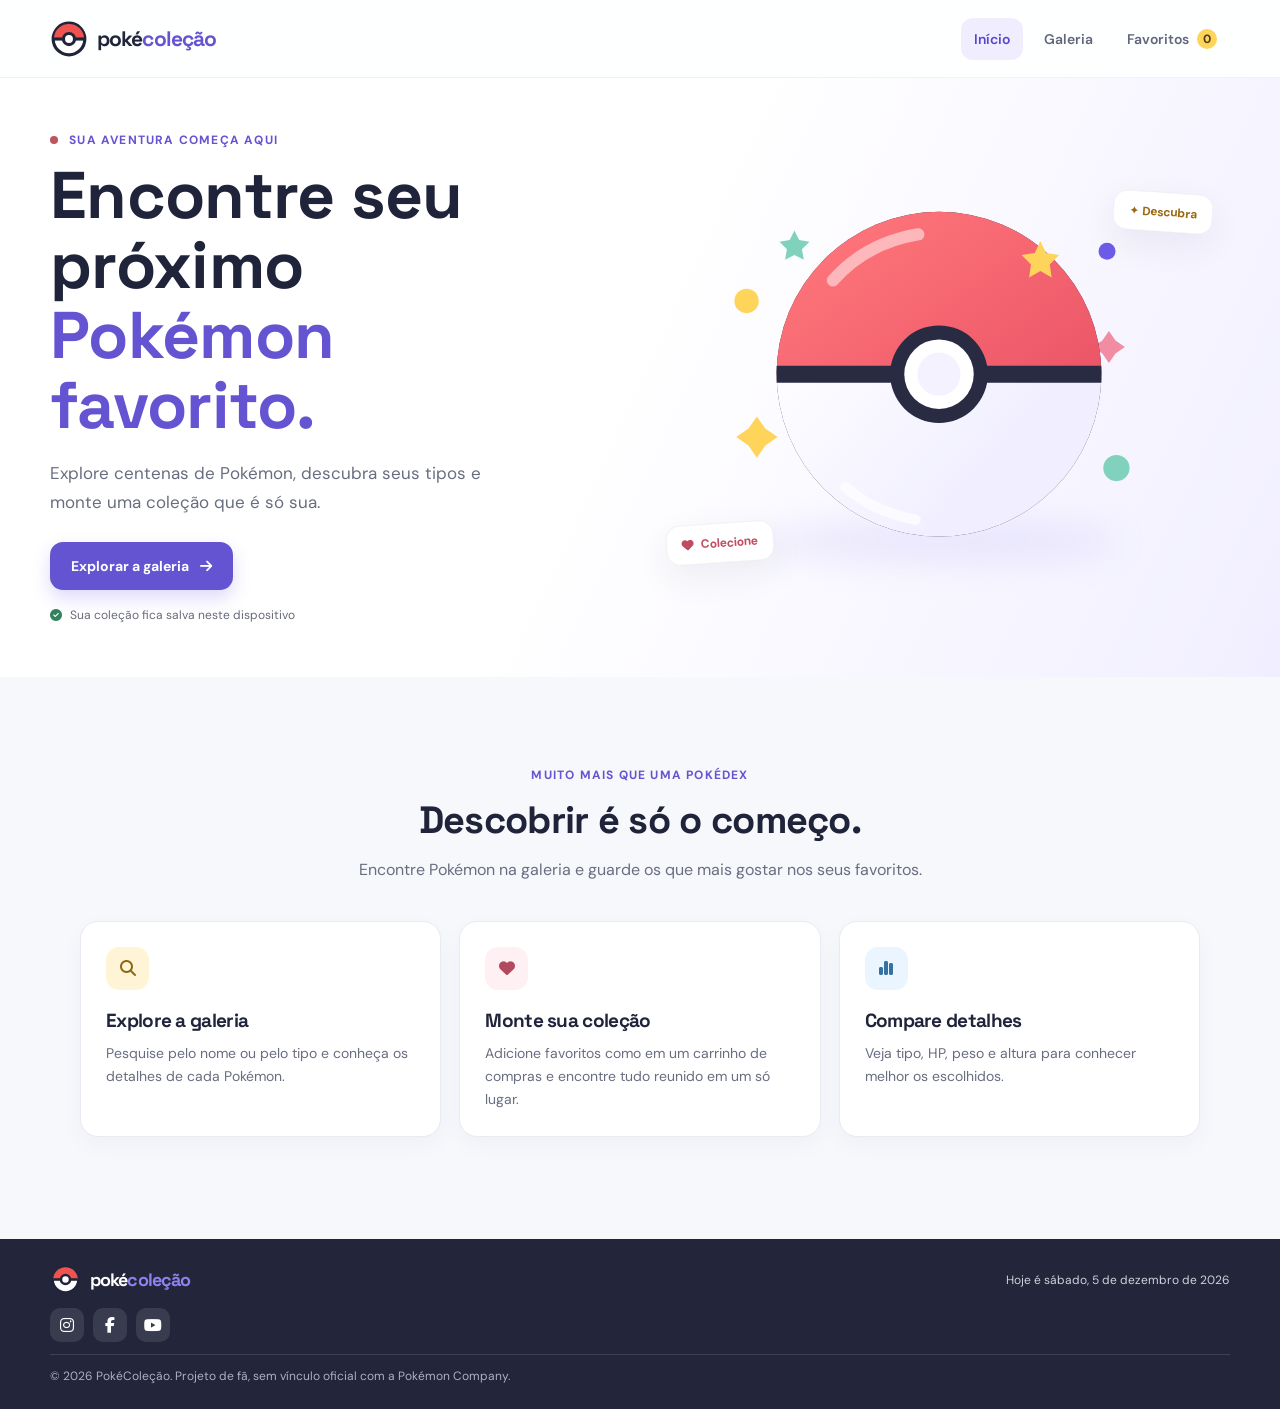
<file: index.html>
<!doctype html>
<html lang="pt-BR">
<head>
  <meta charset="utf-8">
  <meta name="viewport" content="width=device-width, initial-scale=1">
  <meta name="theme-color" content="#f7f8fc">
  <meta name="description" content="Explore a Pokédex, descubra Pokémon e monte sua coleção de favoritos.">
  <title>PokéColeção — Descubra seu próximo favorito</title>
  <link rel="preconnect" href="https://fonts.googleapis.com">
  <link rel="preconnect" href="https://fonts.gstatic.com" crossorigin>
  <link href="https://fonts.googleapis.com/css2?family=DM+Sans:wght@400;500;600;700&family=Space+Grotesk:wght@500;600;700&display=swap" rel="stylesheet">
  <link rel="stylesheet" href="https://cdnjs.cloudflare.com/ajax/libs/font-awesome/6.5.2/css/all.min.css">
  <link rel="stylesheet" href="css/styles.css">
  <script src="js/app.js" defer></script>
</head>
<body data-page="index">
  <!-- Requisito 1: cabeçalho compartilhado, logo SVG e navegação com página atual destacada por JS. -->
  <header class="site-header">
    <div class="header-inner">
      <a class="brand" href="index.html" aria-label="PokéColeção, página inicial">
        <svg class="brand-mark" viewBox="0 0 48 48" role="img" aria-label="Pokébola">
          <circle cx="24" cy="24" r="20" fill="#fff" stroke="currentColor" stroke-width="4"/>
          <path d="M5 24h38a19 19 0 0 0-38 0Z" fill="#ef5350"/>
          <path d="M5 24h38" stroke="currentColor" stroke-width="4"/>
          <circle cx="24" cy="24" r="7" fill="#fff" stroke="currentColor" stroke-width="4"/>
        </svg>
        <span>poké<span class="brand-accent">coleção</span></span>
      </a>
      <nav class="main-nav" aria-label="Navegação principal">
        <a href="index.html">Início</a>
        <a href="galeria.html">Galeria</a>
        <a class="favorites-nav" href="favoritos.html">Favoritos <span class="favorite-count" aria-label="0 Pokémon favoritos">0</span></a>
      </nav>
    </div>
  </header>

  <main>
    <!-- Requisito 2: hero com imagem local, texto descritivo e CTA para a galeria. -->
    <section class="hero">
      <div class="hero-inner">
        <div class="hero-copy">
          <p class="eyebrow"><span class="eyebrow-dot"></span> Sua aventura começa aqui</p>
          <h1>Encontre seu próximo <span>Pokémon favorito.</span></h1>
          <p class="hero-description">Explore centenas de Pokémon, descubra seus tipos e monte uma coleção que é só sua.</p>
          <a class="button button-primary" href="galeria.html">Explorar a galeria <i class="fa-solid fa-arrow-right" aria-hidden="true"></i></a>
          <p class="hero-note"><i class="fa-solid fa-circle-check" aria-hidden="true"></i> Sua coleção fica salva neste dispositivo</p>
        </div>
        <div class="hero-art">
          <img src="assets/hero-pokemon.svg" width="620" height="520" fetchpriority="high" decoding="async" alt="Ilustração de uma Pokébola cercada por formas coloridas">
          <span class="hero-sticker sticker-top">✦ Descubra</span>
          <span class="hero-sticker sticker-bottom"><i class="fa-solid fa-heart" aria-hidden="true"></i> Colecione</span>
        </div>
      </div>
    </section>

    <!-- Requisito 2: segunda seção explica a galeria e a coleção no estilo carrinho. -->
    <section class="intro-section content-wrap">
      <div class="section-heading">
        <p class="eyebrow">Muito mais que uma Pokédex</p>
        <h2>Descobrir é só o começo.</h2>
        <p>Encontre Pokémon na galeria e guarde os que mais gostar nos seus favoritos.</p>
      </div>
      <div class="feature-grid">
        <article class="feature-card">
          <span class="feature-icon icon-yellow"><i class="fa-solid fa-magnifying-glass" aria-hidden="true"></i></span>
          <h3>Explore a galeria</h3>
          <p>Pesquise pelo nome ou pelo tipo e conheça os detalhes de cada Pokémon.</p>
        </article>
        <article class="feature-card">
          <span class="feature-icon icon-pink"><i class="fa-solid fa-heart" aria-hidden="true"></i></span>
          <h3>Monte sua coleção</h3>
          <p>Adicione favoritos como em um carrinho de compras e encontre tudo reunido em um só lugar.</p>
        </article>
        <article class="feature-card">
          <span class="feature-icon icon-blue"><i class="fa-solid fa-chart-simple" aria-hidden="true"></i></span>
          <h3>Compare detalhes</h3>
          <p>Veja tipo, HP, peso e altura para conhecer melhor os escolhidos.</p>
        </article>
      </div>
    </section>
  </main>

  <!-- Requisito 1: footer compartilhado, redes sociais em Font Awesome e data dinâmica por JS. -->
  <footer class="site-footer">
    <div class="footer-inner">
      <a class="brand footer-brand" href="index.html" aria-label="PokéColeção, página inicial">
        <svg class="brand-mark" viewBox="0 0 48 48" aria-hidden="true">
          <circle cx="24" cy="24" r="20" fill="#fff" stroke="currentColor" stroke-width="4"/>
          <path d="M5 24h38a19 19 0 0 0-38 0Z" fill="#ef5350"/><path d="M5 24h38" stroke="currentColor" stroke-width="4"/>
          <circle cx="24" cy="24" r="7" fill="#fff" stroke="currentColor" stroke-width="4"/>
        </svg><span>poké<span class="brand-accent">coleção</span></span>
      </a>
      <p class="footer-date">Hoje é <time id="current-date"></time></p>
      <div class="social-links" aria-label="Redes sociais">
        <a href="https://www.instagram.com/pokemon/" aria-label="Pokémon no Instagram"><i class="fa-brands fa-instagram" aria-hidden="true"></i></a>
        <a href="https://www.facebook.com/Pokemon/" aria-label="Pokémon no Facebook"><i class="fa-brands fa-facebook-f" aria-hidden="true"></i></a>
        <a href="https://www.youtube.com/user/Pokemon" aria-label="Pokémon no YouTube"><i class="fa-brands fa-youtube" aria-hidden="true"></i></a>
      </div>
      <p class="copyright">© <span class="current-year"></span> PokéColeção. Projeto de fã, sem vínculo oficial com a Pokémon Company.</p>
    </div>
  </footer>
</body>
</html>
</file>
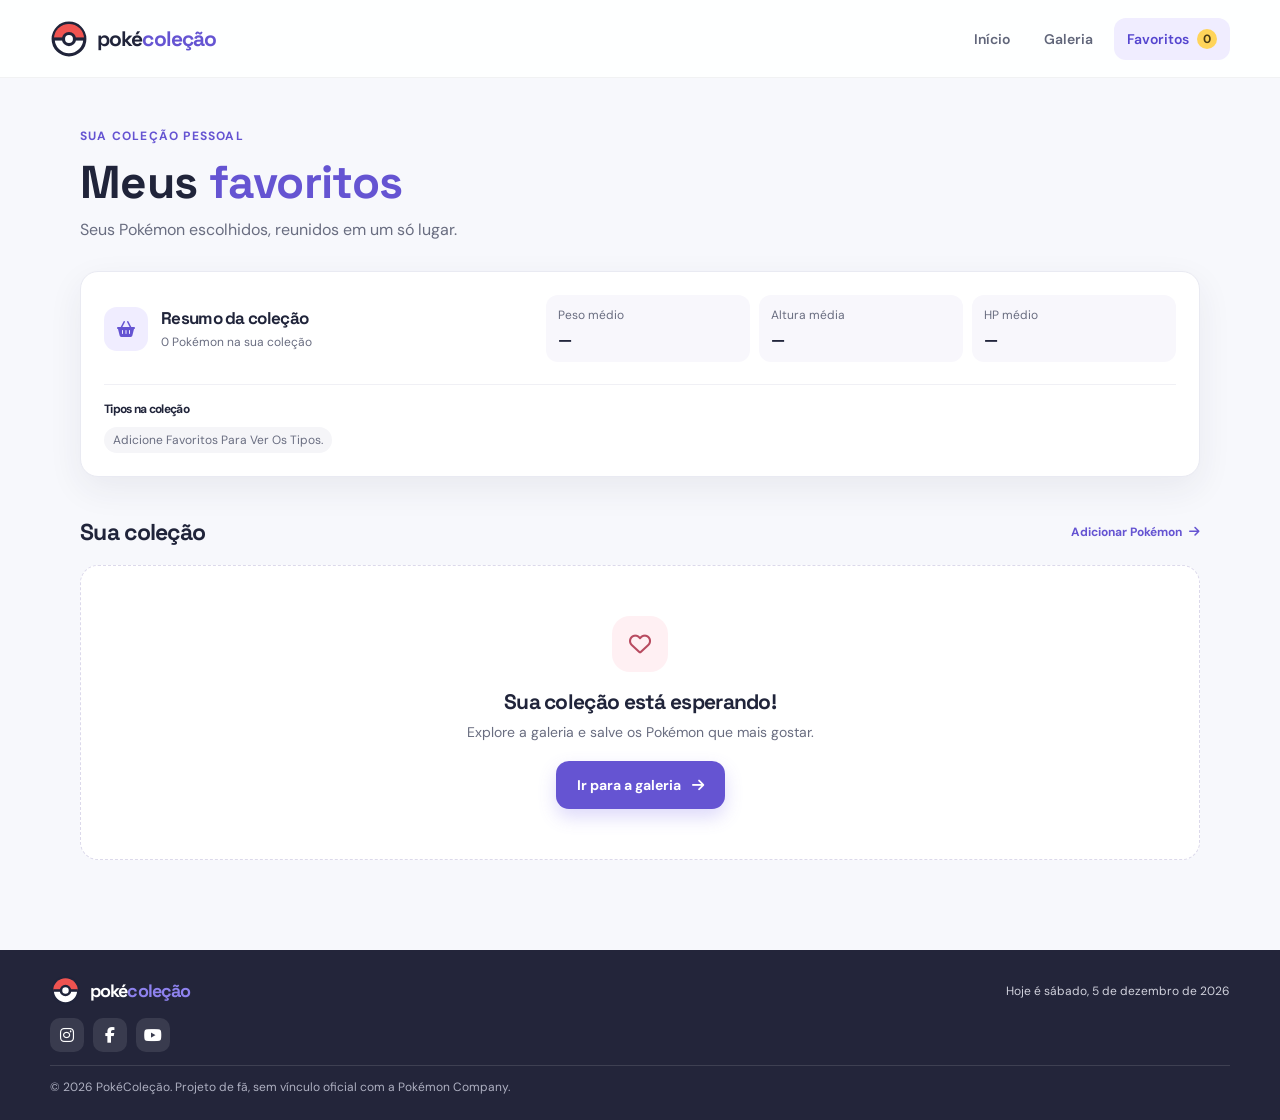
<file: favoritos.html>
<!doctype html>
<html lang="pt-BR">
<head>
  <meta charset="utf-8">
  <meta name="viewport" content="width=device-width, initial-scale=1">
  <meta name="theme-color" content="#f7f8fc">
  <meta name="description" content="Veja sua coleção de Pokémon favoritos e compare os atributos.">
  <title>Favoritos — PokéColeção</title>
  <link rel="preconnect" href="https://fonts.googleapis.com">
  <link rel="preconnect" href="https://fonts.gstatic.com" crossorigin>
  <link href="https://fonts.googleapis.com/css2?family=DM+Sans:wght@400;500;600;700&family=Space+Grotesk:wght@500;600;700&display=swap" rel="stylesheet">
  <link rel="stylesheet" href="https://cdnjs.cloudflare.com/ajax/libs/font-awesome/6.5.2/css/all.min.css">
  <link rel="stylesheet" href="css/styles.css">
  <script src="js/app.js" defer></script>
</head>
<body data-page="favorites">
  <!-- Requisito 1: cabeçalho idêntico às outras páginas e contador persistente no link de favoritos. -->
  <header class="site-header">
    <div class="header-inner">
      <a class="brand" href="index.html" aria-label="PokéColeção, página inicial">
        <svg class="brand-mark" viewBox="0 0 48 48" role="img" aria-label="Pokébola"><circle cx="24" cy="24" r="20" fill="#fff" stroke="currentColor" stroke-width="4"/><path d="M5 24h38a19 19 0 0 0-38 0Z" fill="#ef5350"/><path d="M5 24h38" stroke="currentColor" stroke-width="4"/><circle cx="24" cy="24" r="7" fill="#fff" stroke="currentColor" stroke-width="4"/></svg>
        <span>poké<span class="brand-accent">coleção</span></span>
      </a>
      <nav class="main-nav" aria-label="Navegação principal">
        <a href="index.html">Início</a><a href="galeria.html">Galeria</a><a class="favorites-nav" href="favoritos.html">Favoritos <span class="favorite-count" aria-label="0 Pokémon favoritos">0</span></a>
      </nav>
    </div>
  </header>

  <main class="content-wrap page-main">
    <section class="page-heading">
      <p class="eyebrow">Sua coleção pessoal</p>
      <h1>Meus <span>favoritos</span></h1>
      <p>Seus Pokémon escolhidos, reunidos em um só lugar.</p>
    </section>

    <!-- Requisito 5: resumo estilo carrinho com médias de peso, altura e HP e lista de tipos. -->
    <section class="collection-summary" aria-labelledby="summary-title">
      <div class="summary-title"><span class="summary-icon"><i class="fa-solid fa-basket-shopping" aria-hidden="true"></i></span><div><h2 id="summary-title">Resumo da coleção</h2><p id="summary-count">0 Pokémon na sua coleção</p></div></div>
      <div class="summary-stats">
        <div class="summary-stat"><span>Peso médio</span><strong id="average-weight">—</strong></div>
        <div class="summary-stat"><span>Altura média</span><strong id="average-height">—</strong></div>
        <div class="summary-stat"><span>HP médio</span><strong id="average-hp">—</strong></div>
      </div>
      <div class="summary-types"><h3>Tipos na coleção</h3><ul id="collection-types" aria-label="Tipos dos Pokémon favoritos"><li class="muted">Adicione favoritos para ver os tipos.</li></ul></div>
    </section>

    <!-- Requisito 5: coleção persistente em localStorage, cards em colunas e botão de remoção. -->
    <section class="results-section favorites-results" aria-labelledby="collection-title">
      <div class="results-heading"><h2 id="collection-title">Sua coleção</h2><a class="text-link" href="galeria.html">Adicionar Pokémon <i class="fa-solid fa-arrow-right" aria-hidden="true"></i></a></div>
      <p id="favorites-status" class="status-message" role="status" aria-live="polite"></p>
      <div id="favorites-grid" class="pokemon-grid"></div>
      <div id="favorites-empty" class="empty-state" hidden>
        <span class="empty-icon"><i class="fa-regular fa-heart" aria-hidden="true"></i></span>
        <h3>Sua coleção está esperando!</h3>
        <p>Explore a galeria e salve os Pokémon que mais gostar.</p>
        <a class="button button-primary" href="galeria.html">Ir para a galeria <i class="fa-solid fa-arrow-right" aria-hidden="true"></i></a>
      </div>
    </section>
  </main>

  <!-- Requisito 1: mesmo footer com redes sociais e data dinâmica em todas as páginas. -->
  <footer class="site-footer">
    <div class="footer-inner">
      <a class="brand footer-brand" href="index.html" aria-label="PokéColeção, página inicial">
        <svg class="brand-mark" viewBox="0 0 48 48" aria-hidden="true"><circle cx="24" cy="24" r="20" fill="#fff" stroke="currentColor" stroke-width="4"/><path d="M5 24h38a19 19 0 0 0-38 0Z" fill="#ef5350"/><path d="M5 24h38" stroke="currentColor" stroke-width="4"/><circle cx="24" cy="24" r="7" fill="#fff" stroke="currentColor" stroke-width="4"/></svg><span>poké<span class="brand-accent">coleção</span></span>
      </a>
      <p class="footer-date">Hoje é <time id="current-date"></time></p>
      <div class="social-links" aria-label="Redes sociais">
        <a href="https://www.instagram.com/pokemon/" aria-label="Pokémon no Instagram"><i class="fa-brands fa-instagram" aria-hidden="true"></i></a><a href="https://www.facebook.com/Pokemon/" aria-label="Pokémon no Facebook"><i class="fa-brands fa-facebook-f" aria-hidden="true"></i></a><a href="https://www.youtube.com/user/Pokemon" aria-label="Pokémon no YouTube"><i class="fa-brands fa-youtube" aria-hidden="true"></i></a>
      </div>
      <p class="copyright">© <span class="current-year"></span> PokéColeção. Projeto de fã, sem vínculo oficial com a Pokémon Company.</p>
    </div>
  </footer>
</body>
</html>
</file>
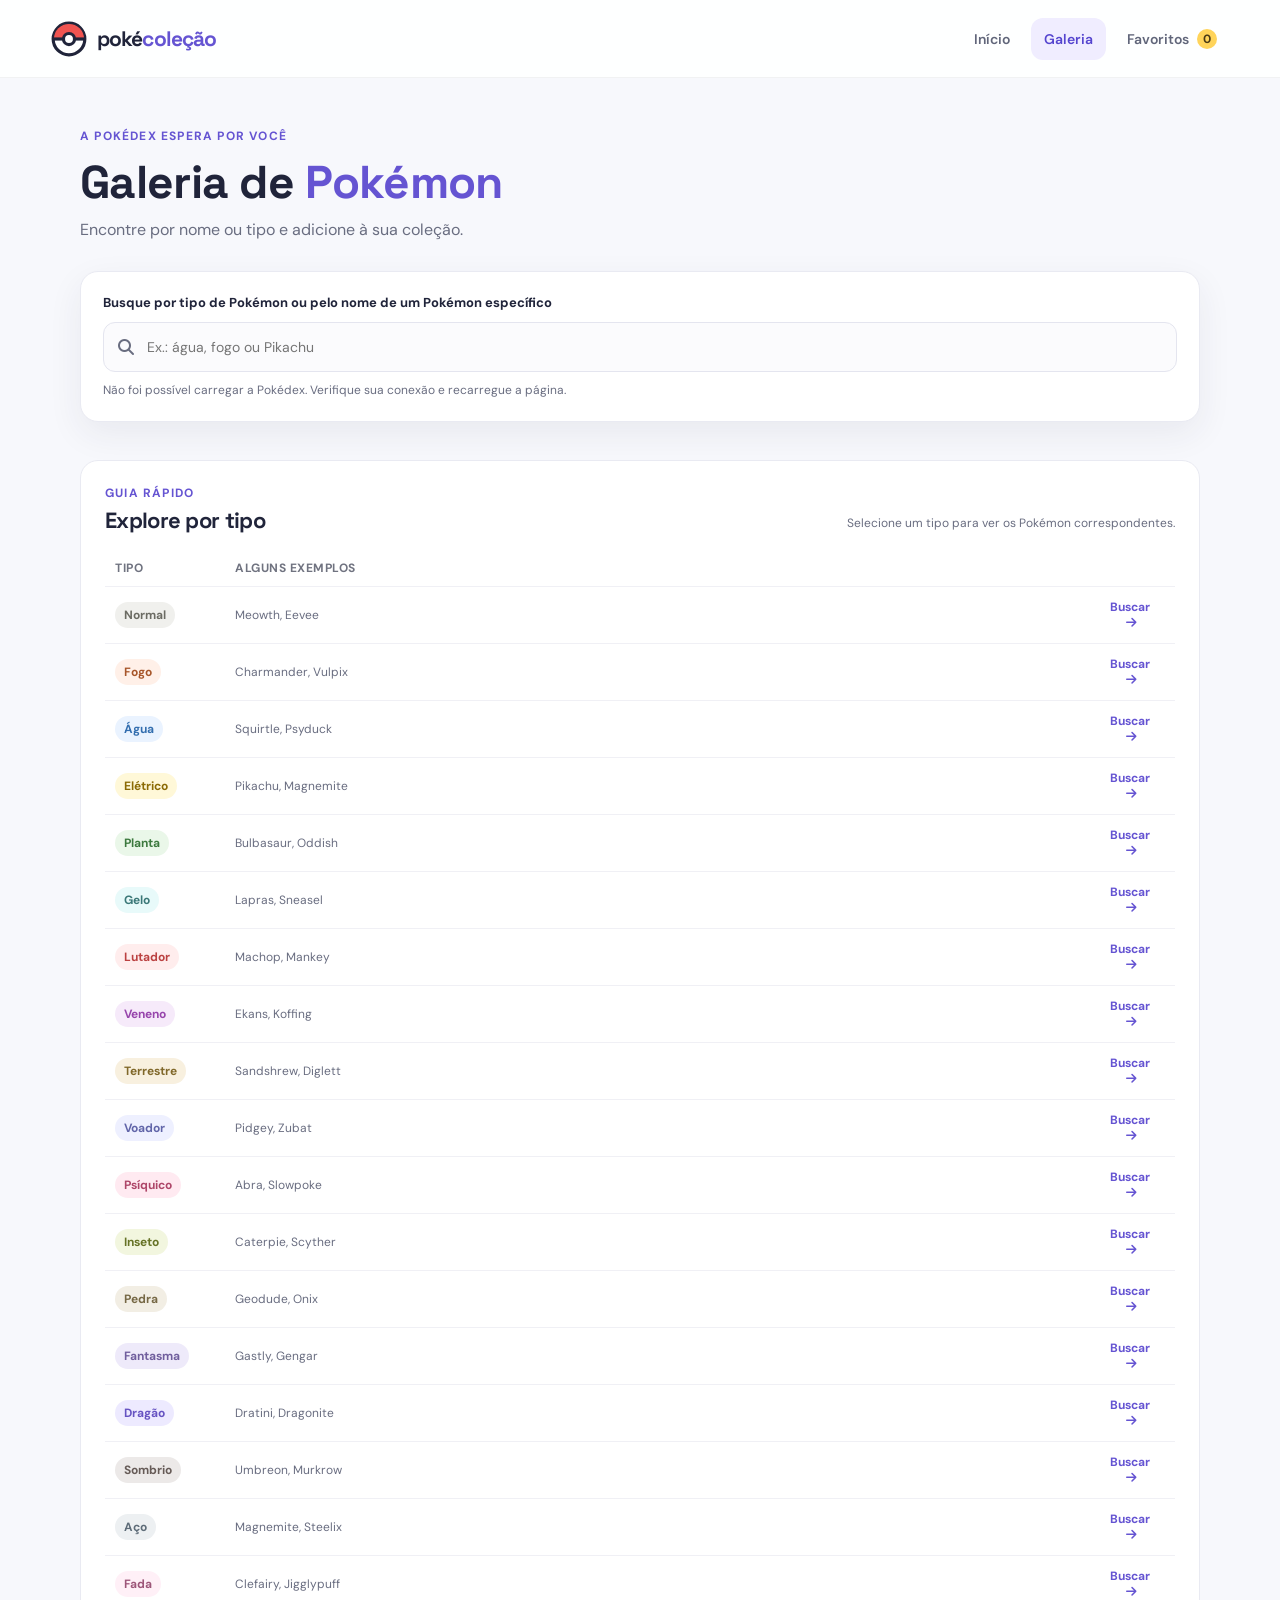
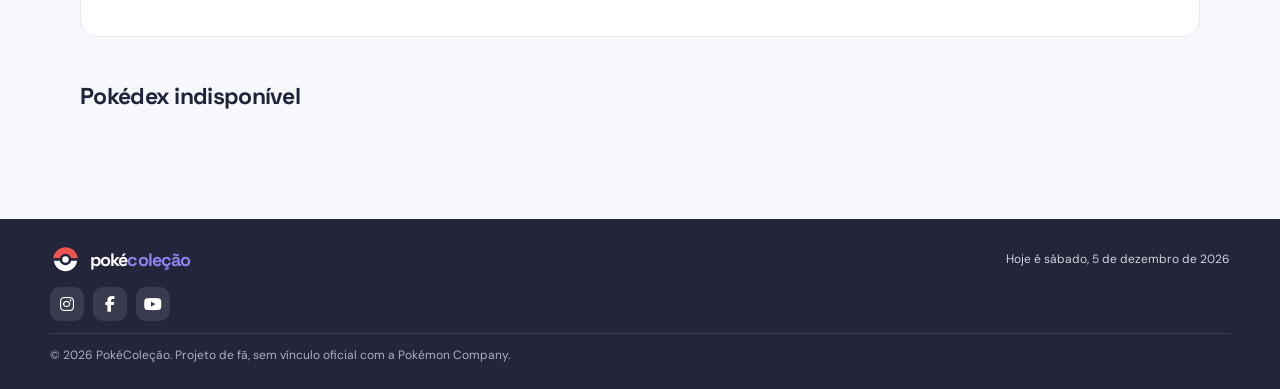
<file: galeria.html>
<!doctype html>
<html lang="pt-BR">
<head>
  <meta charset="utf-8">
  <meta name="viewport" content="width=device-width, initial-scale=1">
  <meta name="theme-color" content="#f7f8fc">
  <meta name="description" content="Pesquise Pokémon por nome ou tipo e adicione seus favoritos à coleção.">
  <title>Galeria — PokéColeção</title>
  <link rel="preconnect" href="https://fonts.googleapis.com">
  <link rel="preconnect" href="https://fonts.gstatic.com" crossorigin>
  <link href="https://fonts.googleapis.com/css2?family=DM+Sans:wght@400;500;600;700&family=Space+Grotesk:wght@500;600;700&display=swap" rel="stylesheet">
  <link rel="stylesheet" href="https://cdnjs.cloudflare.com/ajax/libs/font-awesome/6.5.2/css/all.min.css">
  <link rel="stylesheet" href="css/styles.css">
  <script src="js/app.js" defer></script>
</head>
<body data-page="gallery">
  <!-- Requisito 1: mesmo cabeçalho, logo SVG e navegação da página inicial. -->
  <header class="site-header">
    <div class="header-inner">
      <a class="brand" href="index.html" aria-label="PokéColeção, página inicial">
        <svg class="brand-mark" viewBox="0 0 48 48" role="img" aria-label="Pokébola">
          <circle cx="24" cy="24" r="20" fill="#fff" stroke="currentColor" stroke-width="4"/>
          <path d="M5 24h38a19 19 0 0 0-38 0Z" fill="#ef5350"/><path d="M5 24h38" stroke="currentColor" stroke-width="4"/>
          <circle cx="24" cy="24" r="7" fill="#fff" stroke="currentColor" stroke-width="4"/>
        </svg><span>poké<span class="brand-accent">coleção</span></span>
      </a>
      <nav class="main-nav" aria-label="Navegação principal">
        <a href="index.html">Início</a>
        <a href="galeria.html">Galeria</a>
        <a class="favorites-nav" href="favoritos.html">Favoritos <span class="favorite-count" aria-label="0 Pokémon favoritos">0</span></a>
      </nav>
    </div>
  </header>

  <main class="content-wrap page-main">
    <section class="page-heading">
      <p class="eyebrow">A Pokédex espera por você</p>
      <h1>Galeria de <span>Pokémon</span></h1>
      <p>Encontre por nome ou tipo e adicione à sua coleção.</p>
    </section>

    <!-- Requisito 3: busca informa os termos aceitos e usa a listagem completa da API. -->
    <section class="search-panel" aria-label="Busca de Pokémon">
      <label for="pokemon-search">Busque por tipo de Pokémon ou pelo nome de um Pokémon específico</label>
      <div class="search-control">
        <i class="fa-solid fa-magnifying-glass" aria-hidden="true"></i>
        <input id="pokemon-search" type="text" role="searchbox" placeholder="Ex.: água, fogo ou Pikachu" autocomplete="off" aria-controls="pokemon-grid">
        <button id="clear-search" class="clear-search" type="button" aria-label="Limpar busca" hidden><i class="fa-solid fa-xmark" aria-hidden="true"></i></button>
      </div>
      <p id="gallery-status" class="status-message" role="status" aria-live="polite">Carregando a Pokédex…</p>
    </section>

    <!-- Requisito 3: tabela ilustrativa apresenta tipos e exemplos clicáveis para auxiliar a busca. -->
    <section class="type-guide" aria-labelledby="type-guide-title">
      <div class="type-guide-heading">
        <div><p class="eyebrow">Guia rápido</p><h2 id="type-guide-title">Explore por tipo</h2></div>
        <p>Selecione um tipo para ver os Pokémon correspondentes.</p>
      </div>
      <div class="type-table-wrap">
        <table class="type-table">
          <thead><tr><th scope="col">Tipo</th><th scope="col">Alguns exemplos</th><th scope="col"><span class="visually-hidden">Buscar tipo</span></th></tr></thead>
          <tbody>
            <tr><th scope="row"><span class="type-pill type-normal">Normal</span></th><td>Meowth, Eevee</td><td><button class="type-search" type="button" data-type="normal" aria-label="Buscar Pokémon do tipo Normal">Buscar <i class="fa-solid fa-arrow-right" aria-hidden="true"></i></button></td></tr>
            <tr><th scope="row"><span class="type-pill type-fire">Fogo</span></th><td>Charmander, Vulpix</td><td><button class="type-search" type="button" data-type="fire" aria-label="Buscar Pokémon do tipo Fogo">Buscar <i class="fa-solid fa-arrow-right" aria-hidden="true"></i></button></td></tr>
            <tr><th scope="row"><span class="type-pill type-water">Água</span></th><td>Squirtle, Psyduck</td><td><button class="type-search" type="button" data-type="water" aria-label="Buscar Pokémon do tipo Água">Buscar <i class="fa-solid fa-arrow-right" aria-hidden="true"></i></button></td></tr>
            <tr><th scope="row"><span class="type-pill type-electric">Elétrico</span></th><td>Pikachu, Magnemite</td><td><button class="type-search" type="button" data-type="electric" aria-label="Buscar Pokémon do tipo Elétrico">Buscar <i class="fa-solid fa-arrow-right" aria-hidden="true"></i></button></td></tr>
            <tr><th scope="row"><span class="type-pill type-grass">Planta</span></th><td>Bulbasaur, Oddish</td><td><button class="type-search" type="button" data-type="grass" aria-label="Buscar Pokémon do tipo Planta">Buscar <i class="fa-solid fa-arrow-right" aria-hidden="true"></i></button></td></tr>
            <tr><th scope="row"><span class="type-pill type-ice">Gelo</span></th><td>Lapras, Sneasel</td><td><button class="type-search" type="button" data-type="ice" aria-label="Buscar Pokémon do tipo Gelo">Buscar <i class="fa-solid fa-arrow-right" aria-hidden="true"></i></button></td></tr>
            <tr><th scope="row"><span class="type-pill type-fighting">Lutador</span></th><td>Machop, Mankey</td><td><button class="type-search" type="button" data-type="fighting" aria-label="Buscar Pokémon do tipo Lutador">Buscar <i class="fa-solid fa-arrow-right" aria-hidden="true"></i></button></td></tr>
            <tr><th scope="row"><span class="type-pill type-poison">Veneno</span></th><td>Ekans, Koffing</td><td><button class="type-search" type="button" data-type="poison" aria-label="Buscar Pokémon do tipo Veneno">Buscar <i class="fa-solid fa-arrow-right" aria-hidden="true"></i></button></td></tr>
            <tr><th scope="row"><span class="type-pill type-ground">Terrestre</span></th><td>Sandshrew, Diglett</td><td><button class="type-search" type="button" data-type="ground" aria-label="Buscar Pokémon do tipo Terrestre">Buscar <i class="fa-solid fa-arrow-right" aria-hidden="true"></i></button></td></tr>
            <tr><th scope="row"><span class="type-pill type-flying">Voador</span></th><td>Pidgey, Zubat</td><td><button class="type-search" type="button" data-type="flying" aria-label="Buscar Pokémon do tipo Voador">Buscar <i class="fa-solid fa-arrow-right" aria-hidden="true"></i></button></td></tr>
            <tr><th scope="row"><span class="type-pill type-psychic">Psíquico</span></th><td>Abra, Slowpoke</td><td><button class="type-search" type="button" data-type="psychic" aria-label="Buscar Pokémon do tipo Psíquico">Buscar <i class="fa-solid fa-arrow-right" aria-hidden="true"></i></button></td></tr>
            <tr><th scope="row"><span class="type-pill type-bug">Inseto</span></th><td>Caterpie, Scyther</td><td><button class="type-search" type="button" data-type="bug" aria-label="Buscar Pokémon do tipo Inseto">Buscar <i class="fa-solid fa-arrow-right" aria-hidden="true"></i></button></td></tr>
            <tr><th scope="row"><span class="type-pill type-rock">Pedra</span></th><td>Geodude, Onix</td><td><button class="type-search" type="button" data-type="rock" aria-label="Buscar Pokémon do tipo Pedra">Buscar <i class="fa-solid fa-arrow-right" aria-hidden="true"></i></button></td></tr>
            <tr><th scope="row"><span class="type-pill type-ghost">Fantasma</span></th><td>Gastly, Gengar</td><td><button class="type-search" type="button" data-type="ghost" aria-label="Buscar Pokémon do tipo Fantasma">Buscar <i class="fa-solid fa-arrow-right" aria-hidden="true"></i></button></td></tr>
            <tr><th scope="row"><span class="type-pill type-dragon">Dragão</span></th><td>Dratini, Dragonite</td><td><button class="type-search" type="button" data-type="dragon" aria-label="Buscar Pokémon do tipo Dragão">Buscar <i class="fa-solid fa-arrow-right" aria-hidden="true"></i></button></td></tr>
            <tr><th scope="row"><span class="type-pill type-dark">Sombrio</span></th><td>Umbreon, Murkrow</td><td><button class="type-search" type="button" data-type="dark" aria-label="Buscar Pokémon do tipo Sombrio">Buscar <i class="fa-solid fa-arrow-right" aria-hidden="true"></i></button></td></tr>
            <tr><th scope="row"><span class="type-pill type-steel">Aço</span></th><td>Magnemite, Steelix</td><td><button class="type-search" type="button" data-type="steel" aria-label="Buscar Pokémon do tipo Aço">Buscar <i class="fa-solid fa-arrow-right" aria-hidden="true"></i></button></td></tr>
            <tr><th scope="row"><span class="type-pill type-fairy">Fada</span></th><td>Clefairy, Jigglypuff</td><td><button class="type-search" type="button" data-type="fairy" aria-label="Buscar Pokémon do tipo Fada">Buscar <i class="fa-solid fa-arrow-right" aria-hidden="true"></i></button></td></tr>
          </tbody>
        </table>
      </div>
    </section>

    <!-- Requisito 4: cards preenchidos sob demanda e grid responsivo com lista completa limit=0. -->
    <section class="results-section" aria-labelledby="results-title">
      <div class="results-heading"><h2 id="results-title">Todos os Pokémon</h2><span id="results-count" class="results-count"></span></div>
      <div id="pokemon-grid" class="pokemon-grid" aria-live="polite"></div>
    </section>
  </main>

  <!-- Requisito 1: mesmo footer, links de redes sociais e data gerada por JavaScript. -->
  <footer class="site-footer">
    <div class="footer-inner">
      <a class="brand footer-brand" href="index.html" aria-label="PokéColeção, página inicial">
        <svg class="brand-mark" viewBox="0 0 48 48" aria-hidden="true"><circle cx="24" cy="24" r="20" fill="#fff" stroke="currentColor" stroke-width="4"/><path d="M5 24h38a19 19 0 0 0-38 0Z" fill="#ef5350"/><path d="M5 24h38" stroke="currentColor" stroke-width="4"/><circle cx="24" cy="24" r="7" fill="#fff" stroke="currentColor" stroke-width="4"/></svg><span>poké<span class="brand-accent">coleção</span></span>
      </a>
      <p class="footer-date">Hoje é <time id="current-date"></time></p>
      <div class="social-links" aria-label="Redes sociais">
        <a href="https://www.instagram.com/pokemon/" aria-label="Pokémon no Instagram"><i class="fa-brands fa-instagram" aria-hidden="true"></i></a><a href="https://www.facebook.com/Pokemon/" aria-label="Pokémon no Facebook"><i class="fa-brands fa-facebook-f" aria-hidden="true"></i></a><a href="https://www.youtube.com/user/Pokemon" aria-label="Pokémon no YouTube"><i class="fa-brands fa-youtube" aria-hidden="true"></i></a>
      </div>
      <p class="copyright">© <span class="current-year"></span> PokéColeção. Projeto de fã, sem vínculo oficial com a Pokémon Company.</p>
    </div>
  </footer>
</body>
</html>
</file>
<file: css/styles.css>
/* Requisito 7: identidade visual consistente, cores harmoniosas e foco visível acessível. */
:root {
  color-scheme: light;
  --ink: #20243a;
  --muted: #696d80;
  --paper: #f7f8fc;
  --white: #fff;
  --purple: #6554d2;
  --purple-dark: #5545cf;
  --yellow: #ffd45a;
  --line: #e9eaf2;
  --shadow: 0 12px 35px rgba(37, 39, 72, .07);
  font-family: "DM Sans", sans-serif;
  font-synthesis: none;
  text-rendering: optimizeLegibility;
}

* { box-sizing: border-box; }
html { overflow-y: scroll; scroll-behavior: smooth; }
body { margin: 0; background: var(--paper); color: var(--ink); }
a { color: inherit; text-decoration: none; }
button, input { font: inherit; }
button { cursor: pointer; }
button:focus-visible, a:focus-visible, input:focus-visible { outline: 3px solid #8e80ff; outline-offset: 3px; }
.visually-hidden { position: absolute; width: 1px; height: 1px; padding: 0; margin: -1px; overflow: hidden; clip: rect(0, 0, 0, 0); white-space: nowrap; border: 0; }
.content-wrap { width: min(1120px, calc(100% - 40px)); margin-inline: auto; }

/* Requisito 1: alturas e alinhamento fixos impedem saltos do menu entre páginas. */
.site-header { position: relative; z-index: 2; height: 78px; background: rgba(255,255,255,.94); border-bottom: 1px solid rgba(32,36,58,.06); }
.header-inner { width: min(1180px, calc(100% - 40px)); height: 100%; margin: auto; display: flex; align-items: center; justify-content: space-between; gap: 20px; }
.brand { display: inline-flex; align-items: center; gap: 9px; flex: 0 0 auto; font: 700 21px "Space Grotesk", sans-serif; letter-spacing: -.9px; }
.brand-mark { width: 38px; height: 38px; color: var(--ink); flex: 0 0 auto; }
.brand-accent { color: var(--purple); }
.main-nav { min-height: 100%; display: flex; align-items: center; gap: 8px; }
.main-nav > a { display: inline-flex; height: 42px; align-items: center; justify-content: center; gap: 8px; padding: 0 13px; border-radius: 12px; color: #61667a; font-size: 14px; font-weight: 600; white-space: nowrap; transition: background .2s, color .2s; }
.main-nav > a:hover { background: #f3f1ff; color: var(--purple-dark); }
.main-nav > a[aria-current="page"] { color: var(--purple-dark); background: #f0edff; }
.favorite-count { display: inline-grid; min-width: 20px; height: 20px; place-items: center; padding-inline: 5px; border-radius: 99px; background: var(--yellow); color: #4a3b15; font-size: 12px; font-weight: 700; }

/* Requisito 2 e 6: hero com arte local em proporção reservada e imagem prioritária. */
.hero { overflow: hidden; background: linear-gradient(115deg, #fff 0%, #fff 48%, #f1efff 100%); }
.hero-inner { width: min(1180px, calc(100% - 40px)); min-height: 500px; margin: auto; display: grid; grid-template-columns: 1fr 1.02fr; align-items: center; gap: 28px; padding-block: 36px; }
.hero-copy { max-width: 520px; padding-block: 18px; }
.eyebrow { margin: 0 0 13px; color: var(--purple); font-size: 12px; font-weight: 700; letter-spacing: 1.2px; text-transform: uppercase; }
.eyebrow-dot { display: inline-block; width: 8px; height: 8px; margin-right: 7px; border-radius: 50%; background: #be555c; }
h1, h2, h3, p { margin-top: 0; }
h1, h2, h3 { font-family: "Space Grotesk", sans-serif; letter-spacing: -.7px; }
.hero h1 { max-width: 560px; margin-bottom: 18px; font-size: clamp(42px, 5.2vw, 66px); line-height: 1.06; }
.hero h1 span, .page-heading h1 span { color: var(--purple); }
.hero-description { max-width: 435px; margin-bottom: 25px; color: var(--muted); font-size: 17px; line-height: 1.7; }
.button { min-height: 48px; display: inline-flex; align-items: center; justify-content: center; gap: 11px; padding: 0 21px; border: 0; border-radius: 13px; font-size: 14px; font-weight: 700; transition: transform .18s, background .18s; }
.button:hover { transform: translateY(-2px); }
.button-primary { background: var(--purple); color: white; box-shadow: 0 8px 18px rgba(109,92,232,.23); }
.button-primary:hover { background: var(--purple-dark); }
.hero-note { margin: 17px 0 0; color: #676a79; font-size: 12px; }
.hero-note i { margin-right: 5px; color: #35815d; }
.hero-art { position: relative; min-width: 0; }
.hero-art img { display: block; width: 100%; height: auto; aspect-ratio: 620 / 520; object-fit: contain; }
.hero-sticker { position: absolute; display: inline-flex; align-items: center; gap: 7px; padding: 11px 15px; border: 1px solid rgba(32,36,58,.06); border-radius: 14px; background: white; box-shadow: var(--shadow); font-size: 12px; font-weight: 700; }
.sticker-top { top: 12%; right: 3%; color: #9c6913; transform: rotate(4deg); }
.sticker-bottom { bottom: 12%; left: 3%; color: #c04c61; transform: rotate(-4deg); }

/* Requisito 2: seção informativa da página inicial. */
.intro-section { padding-block: 90px 102px; }
.section-heading { max-width: 610px; margin: 0 auto 38px; text-align: center; }
.section-heading h2 { margin-bottom: 12px; font-size: clamp(28px, 4vw, 38px); }
.section-heading > p:last-child { color: var(--muted); line-height: 1.7; }
.feature-grid { display: grid; grid-template-columns: repeat(3, 1fr); gap: 18px; }
.feature-card { min-height: 205px; padding: 25px; border: 1px solid var(--line); border-radius: 18px; background: white; box-shadow: 0 8px 24px rgba(37,39,72,.035); }
.feature-icon { width: 43px; height: 43px; display: grid; place-items: center; margin-bottom: 18px; border-radius: 13px; }
.icon-yellow { background: #fff5d6; color: #8e6710; }
.icon-pink { background: #fff0f3; color: #b3495e; }
.icon-blue { background: #eaf5ff; color: #3671a2; }
.feature-card h3 { margin-bottom: 9px; font-size: 19px; }
.feature-card p { margin-bottom: 0; color: var(--muted); font-size: 14px; line-height: 1.65; }

/* Requisito 3: título, instrução e campo de busca. */
.page-main { min-height: 55vh; padding-block: 50px 90px; }
.page-heading { margin-bottom: 31px; }
.page-heading .eyebrow { margin-bottom: 9px; }
.page-heading h1 { margin-bottom: 8px; font-size: clamp(34px, 5vw, 46px); }
.page-heading > p:last-child { color: var(--muted); }
.search-panel { margin-bottom: 38px; padding: 22px; border: 1px solid var(--line); border-radius: 18px; background: white; box-shadow: var(--shadow); }
.search-panel label { display: block; margin-bottom: 11px; font-size: 13px; font-weight: 700; }
.search-control { height: 50px; display: flex; align-items: center; gap: 11px; padding: 0 14px; border: 1px solid #e4e5ef; border-radius: 12px; background: #fbfbfd; color: var(--muted); }
.search-control:focus-within { border-color: #9c91f1; box-shadow: 0 0 0 3px rgba(109,92,232,.1); }
.search-control input { width: 100%; height: 100%; border: 0; outline: 0; background: transparent; color: var(--ink); font-size: 14px; }
.search-control input:focus-visible { outline: 0; }
.clear-search { width: 30px; height: 30px; border: 0; border-radius: 8px; background: transparent; color: var(--muted); }
.clear-search:hover { background: #f0eff7; }
.status-message { min-height: 17px; margin: 10px 0 0; color: var(--muted); font-size: 12px; }
.status-message:empty { display: none; }

/* Requisito 3: tabela ilustrativa e utilizável por mouse e teclado. */
.type-guide { margin-bottom: 44px; padding: 24px; border: 1px solid var(--line); border-radius: 18px; background: white; }
.type-guide-heading { display: flex; align-items: end; justify-content: space-between; gap: 15px; margin-bottom: 17px; }
.type-guide-heading .eyebrow { margin-bottom: 5px; }
.type-guide-heading h2 { margin: 0; font-size: 22px; }
.type-guide-heading > p { margin: 0 0 3px; color: var(--muted); font-size: 12px; }
.type-table-wrap { overflow-x: auto; }
.type-table { width: 100%; min-width: 500px; border-collapse: collapse; text-align: left; }
.type-table th, .type-table td { height: 48px; padding: 7px 10px; border-bottom: 1px solid #f0f0f5; font-size: 12px; }
.type-table thead th { height: 35px; color: #707380; font-size: 12px; letter-spacing: .5px; text-transform: uppercase; }
.type-table tbody tr:last-child > * { border-bottom: 0; }
.type-table tbody > tr > th { width: 120px; }
.type-table td:nth-child(2) { color: var(--muted); }
.type-table td:last-child { width: 90px; text-align: right; }
.type-search { padding: 5px 8px; border: 0; border-radius: 7px; background: transparent; color: var(--purple); font-size: 12px; font-weight: 700; }
.type-search:hover { background: #f0edff; }
.type-search i { margin-left: 3px; font-size: 12px; }
.type-pill { display: inline-block; padding: 5px 9px; border-radius: 99px; font-size: 12px; font-weight: 700; }
.type-normal { background: #f0f0ed; color: #6b6b63; }.type-fire { background: #fff0e8; color: #a7562a; }.type-water { background: #eaf3ff; color: #336eaf; }
.type-electric { background: #fff8d8; color: #8b6a04; }.type-grass { background: #eaf7e9; color: #3c793e; }.type-ice { background: #e8fafa; color: #3b7878; }
.type-fighting { background: #ffeded; color: #bb4141; }.type-poison { background: #f6eafa; color: #9745ac; }.type-ground { background: #f8f0df; color: #80682a; }
.type-flying { background: #eef0ff; color: #6165a9; }.type-psychic { background: #ffeaf1; color: #ae4669; }.type-bug { background: #f2f6df; color: #667326; }
.type-rock { background: #f2eee4; color: #766845; }.type-ghost { background: #eeeafa; color: #705e9d; }.type-dragon { background: #edeaff; color: #6653c2; }
.type-dark { background: #ece9e8; color: #665b57; }.type-steel { background: #edf0f2; color: #5e6c78; }.type-fairy { background: #fff0f7; color: #9d5679; }

/* Requisito 4 e 5: cards centralizados, atributos em coluna e grid compartilhado. */
.results-section { margin-top: 40px; }
.results-heading { display: flex; align-items: center; justify-content: space-between; gap: 15px; margin-bottom: 18px; }
.results-heading h2 { margin: 0; font-size: 23px; }
.results-count { color: var(--muted); font-size: 12px; }
.text-link { color: var(--purple); font-size: 12px; font-weight: 700; }
.text-link:hover { color: var(--purple-dark); }
.text-link i { margin-left: 4px; }
.pokemon-grid { display: grid; grid-template-columns: minmax(0,1fr); gap: 16px; }
.pokemon-card { min-width: 0; display: flex; flex-direction: column; align-items: center; padding: 17px; border: 1px solid var(--line); border-radius: 17px; background: white; box-shadow: 0 6px 20px rgba(37,39,72,.045); text-align: center; transition: transform .2s, box-shadow .2s; }
.pokemon-card:hover { transform: translateY(-3px); box-shadow: var(--shadow); }
.pokemon-art { width: 100%; height: 150px; display: grid; place-items: center; margin-bottom: 10px; border-radius: 13px; background: radial-gradient(circle at center, #f1efff 0, #f9f8ff 60%, #fff 100%); }
.pokemon-art img { display: block; width: 100%; height: 100%; max-width: 160px; object-fit: contain; aspect-ratio: 1; }
.pokemon-placeholder { color: #7360a1; font-size: 38px; }
.pokemon-card h3 { margin: 0 0 8px; font-size: 18px; text-transform: capitalize; }
.pokemon-number { margin: -4px 0 10px; color: #71737f; font-size: 12px; }
.pokemon-types { min-height: 24px; display: flex; justify-content: center; flex-wrap: wrap; gap: 5px; margin-bottom: 12px; }
.pokemon-stats { width: 100%; display: grid; grid-template-columns: repeat(2, 1fr); gap: 8px; margin: 0 0 14px; padding: 12px 5px; border-block: 1px solid #f1f1f5; }
.pokemon-stats div { display: flex; flex-direction: column; align-items: center; gap: 4px; }
.pokemon-stats dt { color: #707380; font-size: 12px; }
.pokemon-stats dd { margin: 0; font-size: 12px; font-weight: 700; }
.pokemon-card .button { width: 100%; min-height: 39px; padding-inline: 9px; border-radius: 10px; font-size: 12px; }
.button-secondary { border: 1px solid #e8e5fb; background: #f5f3ff; color: var(--purple-dark); box-shadow: none; }
.button-secondary:hover { background: #ebe8ff; }
.button-remove { border: 1px solid #fae2e7; background: #fff5f6; color: #b9495e; box-shadow: none; }
.button-remove:hover { background: #ffeaed; }
.button:disabled { cursor: wait; opacity: .7; transform: none; }
.card-error { margin: 0 0 12px; color: #c14c5c; font-size: 12px; }
.empty-state { padding: 50px 20px; border: 1px dashed #dcd9eb; border-radius: 18px; background: white; text-align: center; }
.empty-state[hidden] { display: none; }
.empty-icon { width: 56px; height: 56px; display: grid; place-items: center; margin: 0 auto 16px; border-radius: 18px; background: #fff0f3; color: #b84b60; font-size: 22px; }
.empty-state h3 { margin-bottom: 8px; font-size: 21px; }.empty-state p { margin-bottom: 20px; color: var(--muted); font-size: 14px; }

/* Requisito 5: resumo da coleção no formato de carrinho. */
.collection-summary { display: grid; grid-template-columns: 1fr 1.5fr; gap: 22px; margin: 30px 0 38px; padding: 23px; border: 1px solid var(--line); border-radius: 18px; background: white; box-shadow: var(--shadow); }
.summary-title { display: flex; align-items: center; gap: 13px; }
.summary-icon { width: 44px; height: 44px; display: grid; place-items: center; border-radius: 13px; background: #f0edff; color: var(--purple); }
.summary-title h2 { margin: 0 0 5px; font-size: 17px; }.summary-title p { margin: 0; color: var(--muted); font-size: 12px; }
.summary-stats { grid-column: 2; display: grid; grid-template-columns: repeat(3, 1fr); gap: 9px; }
.summary-stat { display: flex; flex-direction: column; justify-content: center; gap: 6px; padding: 12px; border-radius: 12px; background: #f8f7fc; }
.summary-stat span { color: var(--muted); font-size: 12px; }.summary-stat strong { font: 700 16px "Space Grotesk",sans-serif; }
.summary-types { grid-column: 1 / -1; padding-top: 16px; border-top: 1px solid #f0f0f5; }
.summary-types h3 { margin-bottom: 10px; font: 700 12px "DM Sans",sans-serif; }
.summary-types ul { display: flex; flex-wrap: wrap; gap: 7px; margin: 0; padding: 0; list-style: none; }
.summary-types li { padding: 5px 9px; border-radius: 99px; background: #f0edff; color: var(--purple-dark); font-size: 12px; font-weight: 700; text-transform: capitalize; }
.summary-types li.muted { background: #f5f5f8; color: var(--muted); font-weight: 400; }

/* Requisito 1: footer compartilhado com espaço reservado estável. */
.site-footer { background: #23253a; color: #f9f9ff; }
.footer-inner { width: min(1180px, calc(100% - 40px)); min-height: 170px; display: grid; grid-template-columns: 1fr auto; align-items: center; gap: 12px 24px; margin: auto; padding-block: 25px; }
.footer-brand { color: white; font-size: 18px; }.footer-brand .brand-mark { width: 31px; height: 31px; }.footer-brand .brand-accent { color: #8e82ee; }
.footer-date { margin: 0; color: #d0d1dc; font-size: 12px; }
.social-links { display: flex; gap: 9px; }
.social-links a { width: 34px; height: 34px; display: grid; place-items: center; border-radius: 10px; background: rgba(255,255,255,.1); color: #fff; transition: background .2s; }
.social-links a:hover { background: var(--purple); }
.copyright { grid-column: 1 / -1; margin: 0; padding-top: 13px; border-top: 1px solid rgba(255,255,255,.12); color: #aeb0c1; font-size: 12px; }

/* Requisito 6: mobile first, uma coluna no celular, duas em tablets, quatro em desktop. */
@media (min-width: 580px) {
  .pokemon-grid { grid-template-columns: repeat(2, minmax(0,1fr)); gap: 18px; }
}
@media (min-width: 900px) {
  .pokemon-grid { grid-template-columns: repeat(4, minmax(0,1fr)); }
}
@media (max-width: 767px) {
  .hero-inner { min-height: 0; grid-template-columns: 1fr; gap: 5px; padding-block: 54px 25px; }
  .hero-copy { max-width: 600px; }
  .hero-art { width: min(520px, 100%); margin: 0 auto; }
  .hero-art img { max-height: 390px; }
  .intro-section { padding-block: 65px 75px; }
  .feature-grid { grid-template-columns: 1fr; }
  .feature-card { min-height: 0; }
  .collection-summary { grid-template-columns: 1fr; gap: 16px; }
  .summary-stats { grid-column: 1; }
}
@media (max-width: 500px) {
  .content-wrap, .header-inner, .hero-inner, .footer-inner { width: calc(100% - 28px); }
  .site-header { height: 72px; }
  .brand { gap: 6px; font-size: 17px; }
  .brand-mark { width: 32px; height: 32px; }
  .main-nav { gap: 0; }
  .main-nav > a { height: 38px; gap: 5px; padding-inline: 8px; font-size: 12px; }
  .hero-inner { padding-top: 42px; }
  .hero h1 { font-size: 42px; }
  .hero-description { font-size: 15px; }
  .page-main { padding-top: 36px; }
  .search-panel, .type-guide { padding: 16px; }
  .type-guide-heading { align-items: start; flex-direction: column; gap: 6px; }
  .type-guide-heading > p { margin: 0; }
  .summary-stats { gap: 6px; }
  .summary-stat { padding: 10px 7px; }
  .summary-stat strong { font-size: 14px; }
  .results-heading h2 { font-size: 20px; }
  .footer-inner { grid-template-columns: 1fr auto; }
  .footer-date { grid-column: 1 / -1; grid-row: 2; }
}
@media (max-width: 380px) {
  .header-inner { width: calc(100% - 20px); gap: 4px; }
  .brand { gap: 4px; font-size: 14px; letter-spacing: -.6px; }
  .brand-mark { width: 28px; height: 28px; }
  .main-nav { gap: 0; }
  .main-nav > a { gap: 3px; padding-inline: 5px; font-size: 12px; }
}
@media (max-width: 300px) {
  .brand > span { display: none; }
  .brand-mark { width: 26px; height: 26px; }
  .header-inner { width: calc(100% - 20px); }
  .main-nav > a { padding-inline: 4px; font-size: 12px; }
}
@media (prefers-reduced-motion: reduce) {
  *, *::before, *::after { scroll-behavior: auto !important; transition-duration: .01ms !important; animation-duration: .01ms !important; }
}
</file>
